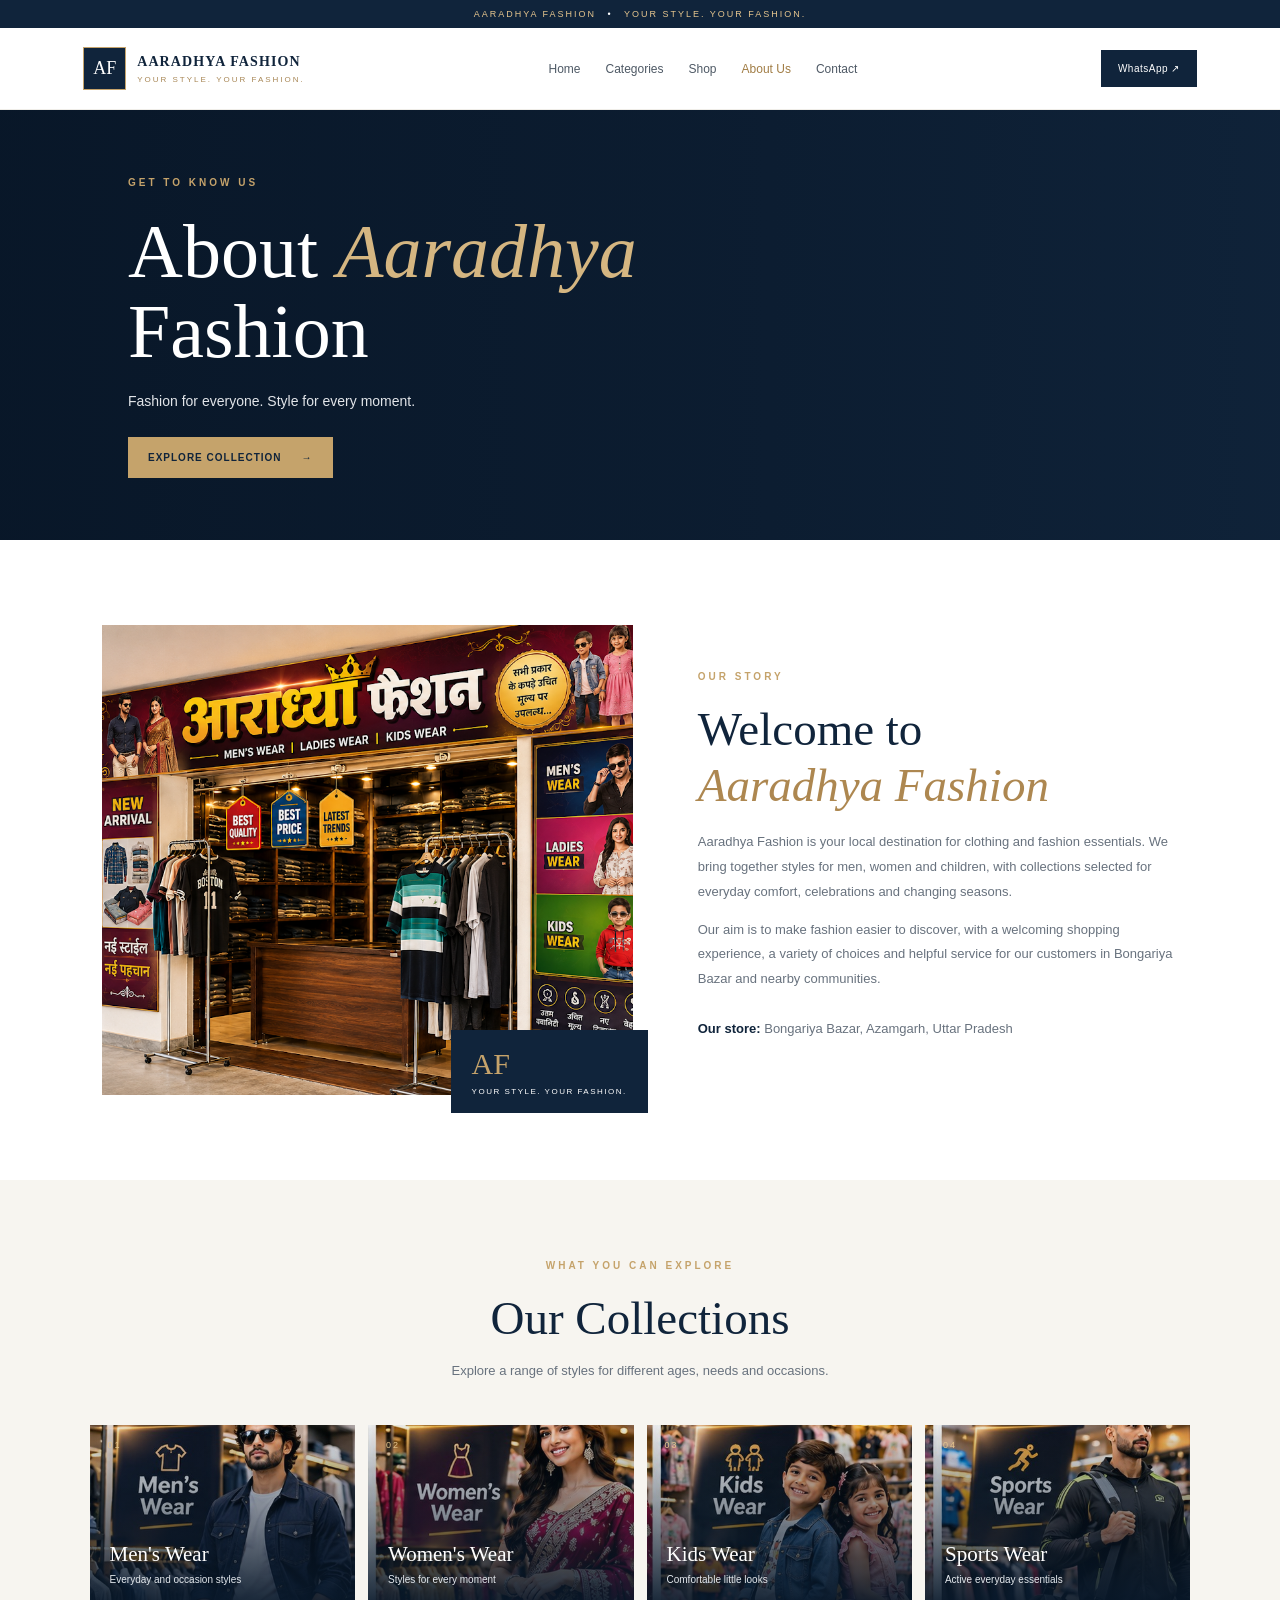
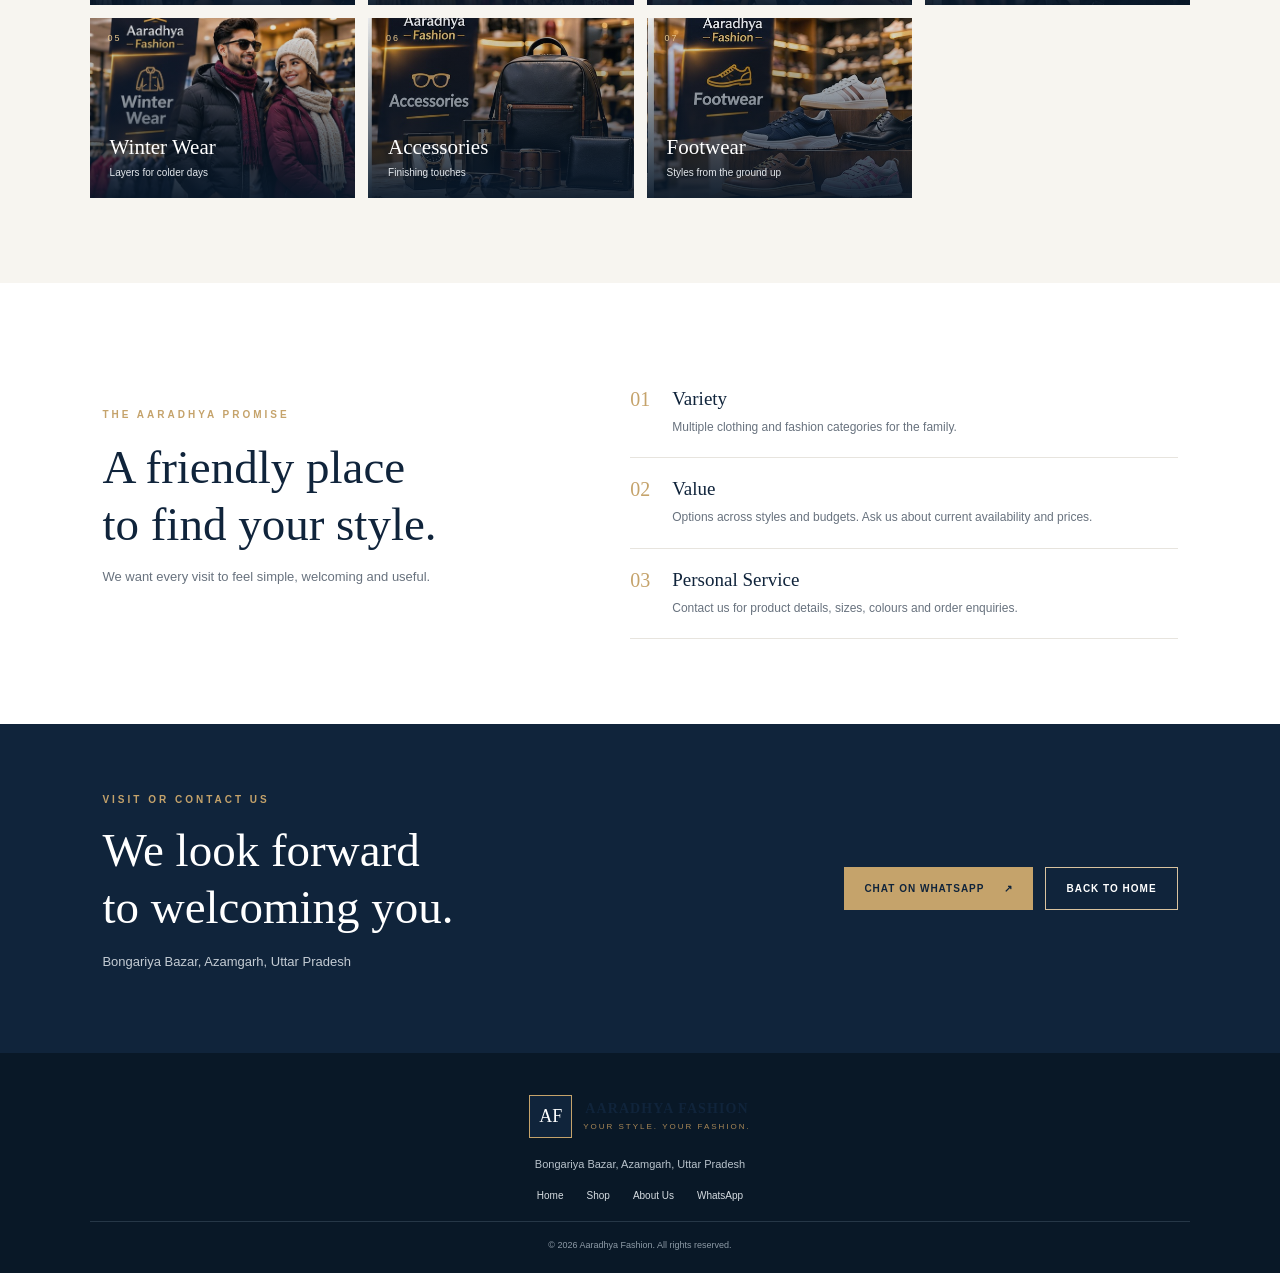
<file: about.html>
<!DOCTYPE html>
<html lang="en">
<head>
  <meta charset="UTF-8">
  <meta name="viewport" content="width=device-width, initial-scale=1">
  <meta name="theme-color" content="#10243b">
  <meta name="description" content="Learn about Aaradhya Fashion in Bongariya Bazar, Azamgarh. Explore fashion for men, women, kids and more.">
  <title>About Us | Aaradhya Fashion</title>
  <link rel="stylesheet" href="about.css">
</head>
<body>
  <div class="topline">AARADHYA FASHION <span aria-hidden="true">•</span> YOUR STYLE. YOUR FASHION.</div>

  <header class="header">
    <a class="brand" href="index.html" aria-label="Aaradhya Fashion home">
      <span class="brand-logo" aria-hidden="true">AF</span>
      <span class="brand-name">AARADHYA FASHION<small>YOUR STYLE. YOUR FASHION.</small></span>
    </a>
    <button class="menu-toggle" id="menuToggle" aria-label="Open navigation" aria-expanded="false" aria-controls="mainNav">☰</button>
    <nav class="nav" id="mainNav">
      <a href="index.html">Home</a>
      <a href="index.html#categories">Categories</a>
      <a href="index.html#shop">Shop</a>
      <a class="active" href="about.html" aria-current="page">About Us</a>
      <a href="index.html#contact">Contact</a>
    </nav>
    <a class="whatsapp-link" href="https://wa.me/918931911428" target="_blank" rel="noopener">WhatsApp <span aria-hidden="true">↗</span></a>
  </header>

  <main>
    <section class="hero">
      <div class="hero-overlay"></div>
      <div class="hero-copy">
        <span class="eyebrow">GET TO KNOW US</span>
        <h1>About <em>Aaradhya</em><br>Fashion</h1>
        <p>Fashion for everyone. Style for every moment.</p>
        <a class="gold-button" href="index.html#shop">EXPLORE COLLECTION <span aria-hidden="true">→</span></a>
      </div>
    </section>

    <section class="story section">
      <div class="story-photo">
        <img src="assets/images/aaradhya-storefront.png" alt="Aaradhya Fashion storefront"
             onerror="this.onerror=null;this.src='https://images.unsplash.com/photo-1441986300917-64674bd600d8?auto=format&fit=crop&w=1200&q=85';">
        <div class="photo-caption"><strong>AF</strong><span>YOUR STYLE. YOUR FASHION.</span></div>
      </div>
      <div class="story-copy">
        <span class="eyebrow">OUR STORY</span>
        <h2>Welcome to<br><em>Aaradhya Fashion</em></h2>
        <p>Aaradhya Fashion is your local destination for clothing and fashion essentials. We bring together styles for men, women and children, with collections selected for everyday comfort, celebrations and changing seasons.</p>
        <p>Our aim is to make fashion easier to discover, with a welcoming shopping experience, a variety of choices and helpful service for our customers in Bongariya Bazar and nearby communities.</p>
        <p class="location-line"><strong>Our store:</strong> Bongariya Bazar, Azamgarh, Uttar Pradesh</p>
      </div>
    </section>

    <section class="collections">
      <div class="section section-heading">
        <span class="eyebrow">WHAT YOU CAN EXPLORE</span>
        <h2>Our Collections</h2>
        <p>Explore a range of styles for different ages, needs and occasions.</p>
      </div>
      <div class="collection-grid">
        <a href="index.html#shop" class="collection-item"><span aria-hidden="true">01</span><strong>Men's Wear</strong><small>Everyday and occasion styles</small></a>
        <a href="index.html#shop" class="collection-item"><span aria-hidden="true">02</span><strong>Women's Wear</strong><small>Styles for every moment</small></a>
        <a href="index.html#shop" class="collection-item"><span aria-hidden="true">03</span><strong>Kids Wear</strong><small>Comfortable little looks</small></a>
        <a href="index.html#shop" class="collection-item"><span aria-hidden="true">04</span><strong>Sports Wear</strong><small>Active everyday essentials</small></a>
        <a href="index.html#shop" class="collection-item"><span aria-hidden="true">05</span><strong>Winter Wear</strong><small>Layers for colder days</small></a>
        <a href="index.html#shop" class="collection-item"><span aria-hidden="true">06</span><strong>Accessories</strong><small>Finishing touches</small></a>
        <a href="index.html#shop" class="collection-item"><span aria-hidden="true">07</span><strong>Footwear</strong><small>Styles from the ground up</small></a>
      </div>
    </section>

    <section class="values section">
      <div class="values-intro">
        <span class="eyebrow">THE AARADHYA PROMISE</span>
        <h2>A friendly place<br>to find your style.</h2>
        <p>We want every visit to feel simple, welcoming and useful.</p>
      </div>
      <div class="value-list">
        <article><span aria-hidden="true">01</span><div><h3>Variety</h3><p>Multiple clothing and fashion categories for the family.</p></div></article>
        <article><span aria-hidden="true">02</span><div><h3>Value</h3><p>Options across styles and budgets. Ask us about current availability and prices.</p></div></article>
        <article><span aria-hidden="true">03</span><div><h3>Personal Service</h3><p>Contact us for product details, sizes, colours and order enquiries.</p></div></article>
      </div>
    </section>

    <section class="visit">
      <div>
        <span class="eyebrow">VISIT OR CONTACT US</span>
        <h2>We look forward<br>to welcoming you.</h2>
        <p>Bongariya Bazar, Azamgarh, Uttar Pradesh</p>
      </div>
      <div class="visit-actions">
        <a class="gold-button" href="https://wa.me/918931911428" target="_blank" rel="noopener">CHAT ON WHATSAPP <span aria-hidden="true">↗</span></a>
        <a class="outline-button" href="index.html">BACK TO HOME</a>
      </div>
    </section>
  </main>

  <footer class="footer">
    <a class="brand footer-brand" href="index.html"><span class="brand-logo" aria-hidden="true">AF</span><span class="brand-name">AARADHYA FASHION<small>YOUR STYLE. YOUR FASHION.</small></span></a>
    <p>Bongariya Bazar, Azamgarh, Uttar Pradesh</p>
    <div class="footer-links"><a href="index.html">Home</a><a href="index.html#shop">Shop</a><a href="about.html">About Us</a><a href="https://wa.me/918931911428" target="_blank" rel="noopener">WhatsApp</a></div>
    <small>© <span id="year"></span> Aaradhya Fashion. All rights reserved.</small>
  </footer>

  <script>
    document.getElementById("year").textContent = new Date().getFullYear();
    const menuToggle = document.getElementById("menuToggle");
    const mainNav = document.getElementById("mainNav");
    menuToggle.addEventListener("click", function () {
      const isOpen = mainNav.classList.toggle("open");
      menuToggle.setAttribute("aria-expanded", String(isOpen));
    });
  </script>
</body>
</html>
</file>
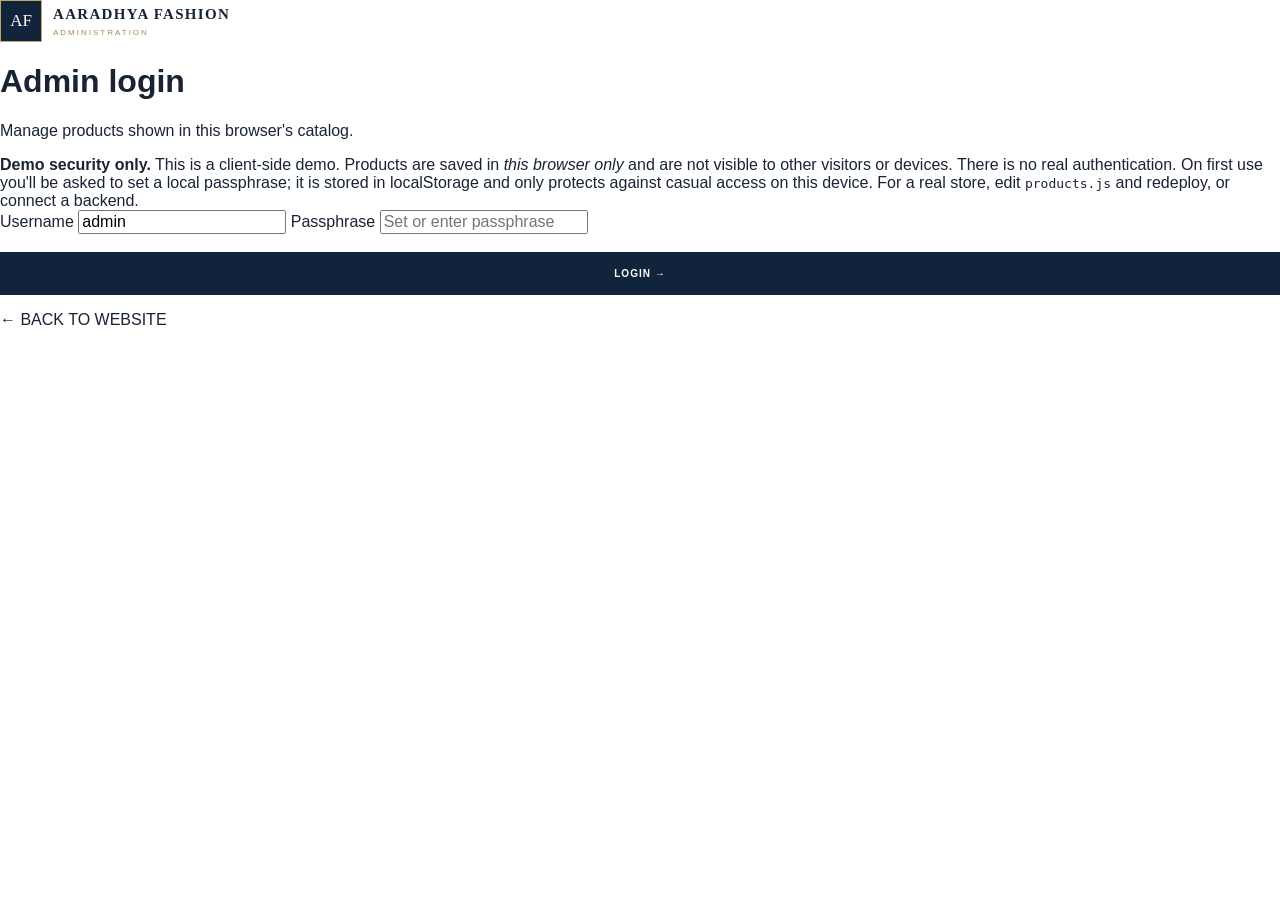
<file: admin.html>
<!doctype html>
<html lang="en">
<head>
  <meta charset="UTF-8">
  <meta name="viewport" content="width=device-width,initial-scale=1">
  <meta name="theme-color" content="#10243b">
  <meta name="robots" content="noindex,nofollow">
  <title>Aaradhya Fashion | Admin</title>
  <link rel="stylesheet" href="style.css">
</head>
<body class="admin-body">
  <div id="loginView" class="admin-login">
    <a class="brand" href="index.html"><span class="brand-mark" aria-hidden="true">AF</span><span><strong>AARADHYA FASHION</strong><small>ADMINISTRATION</small></span></a>
    <h1>Admin login</h1>
    <p>Manage products shown in this browser's catalog.</p>
    <div class="admin-notice">
      <strong>Demo security only.</strong> This is a client-side demo. Products are saved in
      <em>this browser only</em> and are not visible to other visitors or devices. There is no real
      authentication. On first use you'll be asked to set a local passphrase; it is stored in
      localStorage and only protects against casual access on this device.
      For a real store, edit <code>products.js</code> and redeploy, or connect a backend.
    </div>
    <label for="adminUser">Username</label>
    <input id="adminUser" autocomplete="username" value="admin">
    <label for="adminPass">Passphrase</label>
    <input id="adminPass" type="password" autocomplete="current-password" placeholder="Set or enter passphrase">
    <button class="button button-navy" id="loginButton" style="width:100%;justify-content:center;margin-top:18px">LOGIN →</button>
    <p id="loginError" class="admin-status" role="alert"></p>
    <p><a class="text-link" href="index.html">← BACK TO WEBSITE</a></p>
  </div>

  <main id="adminView" class="admin-shell hidden">
    <div class="admin-top">
      <div><span class="eyebrow">AARADHYA FASHION</span><h1>Product manager</h1></div>
      <div class="admin-actions">
        <a class="small-button" href="index.html">VIEW WEBSITE ↗</a>
        <button class="small-button" id="logoutButton">LOG OUT</button>
      </div>
    </div>
    <div class="admin-notice">
      Local-only admin: product changes are saved in this browser using localStorage.
      They do <strong>not</strong> sync to other devices or visitors. Export a backup before clearing browser data.
    </div>
    <section class="admin-panel">
      <h2 id="formTitle">Add a product</h2>
      <form id="productForm">
        <input type="hidden" id="editId">
        <div class="admin-form-grid">
          <div class="form-field"><label for="pName">Product name *</label><input id="pName" required maxlength="80"></div>
          <div class="form-field"><label for="pCategory">Category *</label><select id="pCategory">
            <option value="Men">Men's Wear</option><option value="Women">Women's Wear</option>
            <option value="Kids">Kids Wear</option><option value="Sports Wear">Sports Wear</option>
            <option value="Winter Wear">Winter Wear</option><option value="Accessories">Accessories</option>
            <option value="Footwear">Footwear</option>
          </select></div>
          <div class="form-field"><label for="pPrice">Selling price (₹) *</label><input id="pPrice" type="number" min="0" required></div>
          <div class="form-field"><label for="pOriginal">Original price (₹)</label><input id="pOriginal" type="number" min="0"></div>
          <div class="form-field"><label for="pSizes">Sizes (comma separated)</label><input id="pSizes" placeholder="M, L, XL"></div>
          <div class="form-field"><label for="pColors">Colours (comma separated)</label><input id="pColors" placeholder="Black, Blue"></div>
          <div class="form-field full"><label for="pImage">Image URL (HTTPS) or local path</label><input id="pImage" placeholder="https://... or assets/products/photo.jpg"></div>
          <div class="form-field"><label for="pStock">Stock quantity</label><input id="pStock" type="number" min="0" value="1"></div>
          <div class="form-field"><label for="pTag">Label (optional)</label><input id="pTag" placeholder="NEW / BESTSELLER"></div>
          <div class="form-field full"><label for="pDescription">Description</label><textarea id="pDescription"></textarea></div>
        </div>
        <div class="admin-actions" style="margin-top:18px">
          <button class="button button-navy" type="submit" id="saveButton">SAVE PRODUCT</button>
          <button class="small-button" type="button" id="resetButton">CLEAR FORM</button>
        </div>
        <p id="saveStatus" class="admin-status" role="status"></p>
      </form>
    </section>
    <section class="admin-panel">
      <div class="admin-top">
        <h2>Products</h2>
        <div class="admin-actions">
          <button class="small-button" id="exportButton">EXPORT BACKUP</button>
          <label class="small-button" for="importFile" style="cursor:pointer">IMPORT BACKUP</label>
          <input id="importFile" type="file" accept="application/json" hidden>
        </div>
      </div>
      <div class="admin-table-wrap">
        <table class="admin-table">
          <thead><tr><th>ID</th><th>PRODUCT</th><th>CATEGORY</th><th>PRICE</th><th>STOCK</th><th>ACTIONS</th></tr></thead>
          <tbody id="adminProductRows"></tbody>
        </table>
      </div>
    </section>
  </main>
  <script src="products.js"></script>
  <script src="admin.js"></script>
</body>
</html>
</file>
<file: about.css>
:root{--navy:#10243b;--navy2:#193956;--gold:#c5a36b;--cream:#f7f5f0;--ink:#182333;--muted:#68727e;--line:#e7e4de}
*{box-sizing:border-box}
html{scroll-behavior:smooth}
body{margin:0;color:var(--ink);font-family:Arial,Helvetica,sans-serif}
a{color:inherit;text-decoration:none}
button:focus-visible,a:focus-visible{outline:2px solid var(--gold);outline-offset:2px}

.topline{background:var(--navy);color:#e5c58e;text-align:center;padding:9px;font-size:9px;letter-spacing:2px}
.topline span{padding:0 7px;color:#fff}
.header{height:82px;padding:0 6.5%;display:flex;align-items:center;justify-content:space-between;background:#fff;border-bottom:1px solid #efede8;position:sticky;top:0;z-index:10}
.brand{display:flex;align-items:center;gap:11px}
.brand-logo{width:43px;height:43px;display:grid;place-items:center;background:var(--navy);color:#fff;border:1px solid var(--gold);font:18px Georgia,serif}
.brand-name{font:bold 14px Georgia,serif;letter-spacing:1.1px;color:var(--navy)}
.brand-name small{display:block;font:8px Arial,sans-serif;letter-spacing:2px;color:#a88756;margin-top:5px}
.nav{display:flex;align-items:center;gap:25px}
.nav a{font-size:12px;color:#4e5965}
.nav a:hover,.nav a.active{color:#a17d45}
.whatsapp-link{background:var(--navy);color:#fff;padding:13px 17px;font-size:10px;letter-spacing:.5px}
.menu-toggle{display:none;background:none;border:0;color:var(--navy);font-size:24px;cursor:pointer}

.hero{min-height:430px;position:relative;display:flex;align-items:center;padding:60px 10%;background:var(--navy) url('https://images.unsplash.com/photo-1483985988355-763728e1935b?auto=format&fit=crop&w=2000&q=85') center 40%/cover}
.hero-overlay{position:absolute;inset:0;background:linear-gradient(90deg,rgba(8,22,39,.92),rgba(8,22,39,.55) 55%,rgba(8,22,39,.12))}
.hero-copy{position:relative;color:#fff;max-width:600px}
.eyebrow{font-size:10px;letter-spacing:3px;color:var(--gold);font-weight:bold}
.hero h1{font:normal clamp(48px,6vw,76px)/1.05 Georgia,serif;margin:22px 0}
.hero h1 em,.story-copy h2 em{color:#d5b681;font-weight:normal}
.hero-copy p{font-size:14px;color:#e2e5e9;margin-bottom:28px}
.gold-button,.outline-button{display:inline-flex;align-items:center;justify-content:center;gap:20px;padding:15px 20px;font-size:10px;letter-spacing:1px;font-weight:bold}
.gold-button{background:var(--gold);color:var(--navy)}
.outline-button{border:1px solid #d9c39f;color:#fff}

.section{padding:85px 8%}
.story{display:grid;grid-template-columns:1.05fr .95fr;gap:65px;align-items:center;background:#fff}
.story-photo{position:relative}
.story-photo img{width:100%;height:470px;object-fit:cover;display:block;background:#eee}
.photo-caption{position:absolute;right:-15px;bottom:-18px;background:var(--navy);color:#fff;padding:17px 21px;display:grid;gap:6px}
.photo-caption strong{font:30px Georgia,serif;color:var(--gold)}
.photo-caption span{font-size:8px;letter-spacing:1.5px}
.story-copy h2,.section-heading h2,.values h2,.visit h2{font:normal clamp(32px,4vw,47px)/1.2 Georgia,serif;color:var(--navy);margin:17px 0}
.story-copy h2 em{color:#ad8750}
.story-copy p,.section-heading p,.values-intro p,.visit p{font-size:13px;line-height:1.9;color:var(--muted)}
.location-line{margin-top:25px}
.location-line strong{color:var(--navy)}

.collections{background:var(--cream);padding:75px 7% 85px}
.section-heading{text-align:center;padding:0 0 28px}
.section-heading h2{margin-bottom:10px}
.collection-grid{max-width:1250px;margin:auto;display:grid;grid-template-columns:repeat(4,1fr);gap:13px}

/* Collection tiles — single, consolidated definition */
.collection-item{
  position:relative;isolation:isolate;overflow:hidden;
  min-height:180px;padding:20px;
  display:flex;flex-direction:column;justify-content:flex-end;
  color:#fff;background-color:var(--navy);
  background-size:cover;background-position:center;background-repeat:no-repeat;
  transition:transform .25s ease,filter .25s ease;
}
.collection-item::before{
  content:"";position:absolute;inset:0;z-index:-1;
  background:linear-gradient(0deg,rgba(8,24,42,.94) 0%,rgba(8,24,42,.45) 55%,rgba(8,24,42,.08) 100%);
}
.collection-item:hover{transform:translateY(-4px);filter:brightness(1.06)}
.collection-item>*{position:relative}
.collection-item span{position:absolute;top:15px;left:18px;color:#e5c58e;font-size:9px;letter-spacing:2px}
.collection-item strong{color:#fff;font:normal 21px Georgia,serif}
.collection-item small{color:#e3e8ed;font-size:10px;margin-top:7px}

.collection-item:nth-child(1){background-image:url("assets/images/01-mens-wear.jpg")}
.collection-item:nth-child(2){background-image:url("assets/images/02-womens-wear.jpg")}
.collection-item:nth-child(3){background-image:url("assets/images/03-kids-wear.jpg")}
.collection-item:nth-child(4){background-image:url("assets/images/04-sports-wear.jpg")}
.collection-item:nth-child(5){background-image:url("assets/images/05-winter-wear.jpg")}
.collection-item:nth-child(6){background-image:url("assets/images/06-accessories.jpg")}
.collection-item:nth-child(7){background-image:url("assets/images/07-footwear.jpg")}

.values{display:grid;grid-template-columns:.9fr 1.1fr;gap:80px;align-items:center}
.values h2{margin-bottom:12px}
.value-list article{display:flex;gap:22px;padding:20px 0;border-bottom:1px solid var(--line)}
.value-list article>span{font:20px Georgia,serif;color:var(--gold)}
.value-list h3{font:normal 19px Georgia,serif;color:var(--navy);margin:0 0 7px}
.value-list p{font-size:12px;color:var(--muted);line-height:1.7;margin:0}

.visit{background:var(--navy);color:#fff;padding:65px 8%;display:flex;align-items:center;justify-content:space-between;gap:35px}
.visit h2{color:#fff;margin:15px 0}
.visit p{color:#c4ccd4}
.visit-actions{display:flex;gap:12px;flex-wrap:wrap}

.footer{background:#091827;color:#fff;text-align:center;padding:42px 7% 23px}
.footer-brand{justify-content:center}
.footer p{font-size:11px;color:#b9c3cc;margin:20px 0}
.footer-links{display:flex;justify-content:center;gap:23px;margin:20px}
.footer-links a{font-size:10px;color:#d7dde2}
.footer>small{display:block;border-top:1px solid #263747;padding-top:18px;color:#8d9aa6;font-size:9px}

/* ---------- Responsive ---------- */
@media (max-width:900px){
  .nav{gap:14px}
  .collection-grid{grid-template-columns:repeat(3,minmax(0,1fr))}
  .story{gap:38px}
  .values{gap:40px}
}
@media (max-width:700px){
  .header{height:70px;padding:0 5%}
  .menu-toggle{display:block;margin-left:auto;margin-right:12px}
  .nav{display:none;position:absolute;top:70px;left:0;right:0;background:#fff;padding:20px 6%;flex-direction:column;align-items:flex-start;gap:18px;box-shadow:0 12px 18px #0001}
  .nav.open{display:flex}
  .whatsapp-link{padding:11px;font-size:9px}
  .brand-logo{width:36px;height:36px}
  .brand-name{font-size:11px}
  .brand-name small{font-size:7px}
  .hero{min-height:390px;padding:55px 7%;background-position:58% center}
  .hero h1{font-size:53px}
  .section{padding:55px 6%}
  .story{grid-template-columns:1fr;gap:38px}
  .story-photo img{height:330px}
  .photo-caption{right:0}
  .story-copy h2,.section-heading h2,.values h2,.visit h2{font-size:34px}
  .collections{padding:55px 6%}
  .collection-grid{grid-template-columns:repeat(2,minmax(0,1fr));gap:10px}
  .collection-item{min-height:150px;padding:15px}
  .collection-item strong{font-size:18px}
  .values{grid-template-columns:1fr;gap:20px}
  .visit{padding:50px 6%;display:block}
  .visit-actions{margin-top:25px}
  .footer-links{gap:14px;flex-wrap:wrap}
}
@media (max-width:380px){
  .whatsapp-link{padding:10px 8px}
  .collection-grid{grid-template-columns:1fr 1fr}
  .collection-item{min-height:135px}
  .collection-item strong{font-size:16px}
}
</file>
<file: style.css>
/* =========================================================
   AARADHYA FASHION — Final Premium CSS
   ========================================================= */
:root{
  --navy:#10243b;--navy2:#183653;--gold:#c5a36b;--cream:#f7f5f0;
  --ink:#182333;--muted:#777f89;--line:#e6e5e1;--white:#fff;
}
*{box-sizing:border-box}
html{scroll-behavior:smooth}
body{margin:0;background:#fff;color:var(--ink);font-family:Arial,Helvetica,sans-serif; padding-bottom: 70px;}
a{color:inherit;text-decoration:none}
button,input,select,textarea{font:inherit}
button:focus-visible,a:focus-visible,input:focus-visible,select:focus-visible,textarea:focus-visible{outline:2px solid var(--gold);outline-offset:2px;}

/* Header */
.announcement{background:var(--navy);color:#e9d5b1;text-align:center;padding:9px 12px;font-size:10px;letter-spacing:2px}
.site-header{height:82px;padding:0 6.5%;display:flex;align-items:center;justify-content:space-between;background:#fff;position:sticky;top:0;z-index:20;border-bottom:1px solid #f0efec}
.brand{display:flex;align-items:center;gap:11px}
.brand-mark{width:42px;height:42px;display:grid;place-items:center;background:var(--navy);color:#fff;font-family:Georgia,serif;font-size:17px;border:1px solid var(--gold)}
.brand strong{display:block;font-family:Georgia,serif;font-size:15px;letter-spacing:1.3px}
.brand small{display:block;color:#a88756;font-size:8px;letter-spacing:2px;margin-top:5px}
.site-header nav{display:flex;gap:32px}
.site-header nav a{font-size:12px;color:#4d5661}
.site-header nav a:hover,.footer-links a:hover{color:var(--gold)}
.header-wa{font-size:11px;background:var(--navy);color:#fff;padding:13px 18px;letter-spacing:.5px}
.menu-toggle{display:none;border:0;background:none;font-size:24px;color:var(--navy);cursor:pointer}

/* Hero */
.hero{min-height:560px;position:relative;background:#263a4d url('https://images.unsplash.com/photo-1483985988355-763728e1935b?auto=format&fit=crop&w=2000&q=85') center 38%/cover;display:flex;align-items:center;padding:0 11%;color:#fff}
.hero-shade{position:absolute;inset:0;background:linear-gradient(90deg,rgba(8,24,42,.92),rgba(8,24,42,.56) 48%,rgba(8,24,42,.08))}
.hero-copy{position:relative;max-width:570px}
.eyebrow{font-size:10px;letter-spacing:3px;color:var(--gold);font-weight:bold}
.hero h1{font:normal clamp(48px,6vw,78px)/1.04 Georgia,serif;margin:23px 0}
.hero h1 em{color:#d5b681;font-weight:normal}
.hero-copy p{font-size:14px;line-height:1.9;color:#e2e6e9;max-width:430px;margin-bottom:30px}
.button{display:inline-flex;align-items:center;gap:15px;padding:16px 21px;font-size:10px;letter-spacing:1px;font-weight:bold;cursor:pointer;border:0;transition:0.3s;}
.button-gold{background:var(--gold);color:#14243a}
.button-navy{background:var(--navy);color:#fff}
.button:hover{opacity: 0.9; transform: translateY(-2px);}

/* Categories */
.section-wrap{padding-left:7%;padding-right:7%}
.section-heading{display:flex;align-items:end;justify-content:space-between;margin-bottom:30px}
.section-heading h2{font:normal 38px Georgia,serif;margin:12px 0 0;color:var(--navy)}
.category-section{padding-top:85px;padding-bottom:85px;background:var(--cream)}
.category-cards{display:grid;grid-template-columns:repeat(7,minmax(0,1fr));gap:12px;width:100%;}
.category-card{height:175px;min-height:175px;min-width:0;padding:14px;position:relative;display:flex;flex-direction:column;justify-content:flex-end;text-align:left;color:#fff;cursor:pointer;overflow:hidden;background-color:#10243b;background-size:cover;background-position:center;border:0;transition:transform .25s ease;}
.category-card::before{content:"";position:absolute;inset:0;background:linear-gradient(0deg,rgba(8,24,42,.90),rgba(8,24,42,.04) 78%)}
.category-card>*{position:relative}
.category-card span{position:absolute;top:12px;left:12px;font-size:9px;color:#e5c58e}
.category-card strong{font-family:Georgia,serif;font-size:14px;line-height:1.2;letter-spacing:.2px}
.category-card small{font-size:9px;margin-top:7px}
.category-card:hover{transform:translateY(-3px)}
.men-card{background-image:url('assets/images/01-mens-wear.jpg')}
.women-card{background-image:url('assets/images/02-womens-wear.jpg')}
.kids-card{background-image:url('assets/images/03-kids-wear.jpg')}
.sports-card{background-image:url('assets/images/04-sports-wear.jpg')}
.winter-card{background-image:url('assets/images/05-winter-wear.jpg')}
.accessories-card{background-image:url('assets/images/06-accessories.jpg')}
.footwear-card{background-image:url('assets/images/07-footwear.jpg')}

/* Shop */
.shop-section{padding-top:85px;padding-bottom:95px}
.shop-controls{display:flex;gap:12px;margin-bottom:28px}
.search-field{height:46px;border:1px solid var(--line);display:flex;align-items:center;gap:10px;padding:0 14px;flex:1;border-radius:4px;}
.search-field input{border:0;outline:0;width:100%;font-size:12px}
.shop-controls select{border:1px solid var(--line);background:#fff;padding:0 14px;min-width:155px;color:#4c5662;font-size:11px;border-radius:4px;}
.product-grid{display:grid;grid-template-columns:repeat(4,minmax(0,1fr));gap:24px 18px}

/* Product Card */
.product-card{min-width:0; display: flex; flex-direction: column; border: 1px solid var(--line); padding: 12px; border-radius: 8px; background: #fff; transition: 0.3s; box-shadow: 0 2px 8px rgba(0,0,0,0.03);}
.product-card:hover{box-shadow: 0 8px 24px rgba(0,0,0,0.08);}
.product-image-wrap{position:relative;background:#f1f0ed;overflow:hidden;aspect-ratio:3/4;cursor:pointer;border-radius: 4px;}
.product-image-wrap img{width:100%;height:100%;object-fit:cover;display:block;transition:transform .5s}
.product-card:hover .product-image-wrap img{transform:scale(1.05)}
.product-tag{position:absolute;top:12px;left:12px;background:#fff;color:var(--navy);padding:6px 8px;font-size:9px;font-weight:bold;letter-spacing:1px;border-radius:2px;}
.urgency-tag{position:absolute;bottom:12px;left:12px;background:#ef4444;color:#fff;padding:4px 8px;font-size:9px;border-radius:2px;font-weight:bold;}
.product-info{padding:15px 5px 5px; display: flex; flex-direction: column; flex: 1;}
.product-category{font-size:9px;letter-spacing:1.5px;color:#a18456;text-transform:uppercase;font-weight:bold;}
.product-info h3{font:normal 17px Georgia,serif;margin:8px 0;color:var(--navy);cursor:pointer;}
.product-price{font-size:16px;font-weight:bold;margin-bottom: 12px;color:var(--navy);}
.old-price{font-size:11px;color:#9a9a9a;text-decoration:line-through;margin-left:7px;font-weight:normal}

/* Inline Selects (Fixed for compact Size) */
.inline-variants {
  display: flex;
  gap: 8px;
  margin-bottom: 15px;
  margin-top: auto;
}
.inline-variants select {
  padding: 8px 10px;
  border: 1px solid var(--line);
  background: #fff;
  color: var(--ink);
  font-size: 11px;
  border-radius: 4px;
  outline: none;
  cursor: pointer;
  text-align: center;
}
/* Size ka box chhota (Fixed 65px) */
.inline-variants .inline-size {
  width: 65px; 
  flex: none;
}
/* Color ka box bada (Bachi hui jagah lega) */
.inline-variants .inline-color {
  flex: 1;
  min-width: 0;
  text-align: left;
}
.inline-variants select:focus {
  border-color: var(--navy);
}

/* Buttons */
.product-actions{display:flex;gap:8px}
.small-button{border:1px solid var(--navy);background:#fff;color:var(--navy);padding:10px 12px;font-size:10px;letter-spacing:.5px;cursor:pointer;border-radius: 4px; display: flex; align-items: center; justify-content: center; transition: 0.2s;}
.small-button:hover{background:#f0f4f8;}
.small-button.primary{background:var(--navy);color:#fff; flex: 1; font-weight: bold;}
.small-button.primary:hover{background:var(--navy2);}
.small-button:not(.primary){flex: 0.6;}

/* Empty State */
.empty-state{text-align:center;padding:55px 25px;color:var(--muted);border: 2px dashed #cbd5e1;border-radius: 12px;background: #f8fafc;display: flex;flex-direction: column;align-items: center;justify-content: center;min-height: 350px;}
.empty-state h3{font:normal 22px Georgia,serif;color:var(--navy);margin: 10px 0;}
.hidden{display:none!important}

/* Sticky Cart */
.sticky-cart { position: fixed; bottom: 20px; left: 50%; transform: translateX(-50%); width: min(600px, 90%); background: var(--navy); color: #fff; padding: 12px 20px; border-radius: 50px; display: flex; justify-content: space-between; align-items: center; box-shadow: 0 10px 30px rgba(0,0,0,0.3); z-index: 100; border: 1px solid var(--gold); animation: slideUp 0.3s ease; }
@keyframes slideUp { from { bottom: -50px; opacity: 0; } to { bottom: 20px; opacity: 1; } }
.cart-info { font-size: 14px; font-weight: bold; }
.cart-info span { background: var(--gold); color: var(--navy); padding: 2px 8px; border-radius: 10px; margin-right: 5px; }

/* About */
.about-section{padding:85px 7%;background:#f7f5f0}
.about-container{max-width:1250px;margin:auto;display:grid;grid-template-columns:1fr 1fr;gap:65px;align-items:center}
.about-image img{width:100%;height:480px;object-fit:cover;display:block;background:#e9e6df;border-radius:8px;}
.about-content h2{font:normal 38px Georgia,serif;color:#10243b;line-height:1.3;margin:20px 0}
.about-content h2 em{color:#b18b53}
.about-content p{color:#66717c;font-size:13px;line-height:1.9;margin-bottom:15px}

/* Contact */
.contact-strip{padding-top:65px;padding-bottom:65px;display:flex;align-items:center;justify-content:space-between}
.contact-strip h2{font:normal 32px Georgia,serif;color:var(--navy);}
.contact-strip p{font-size:12px;color:var(--muted)}

/* Footer */
.site-footer{background:#0b1b2d;color:#fff;padding:45px 7% 25px;text-align:center}
.site-footer p{font-size:11px;color:#b8c1ca;margin:22px 0}
.footer-links{display:flex;justify-content:center;gap:25px;margin:22px}
.footer-links a{font-size:11px;color:#d9dfe5}
.site-footer>small{display:block;border-top:1px solid #28394b;padding-top:20px;color:#8e9ba8;font-size:10px}

/* Dialog */
.product-dialog{border:0;padding:0;width:min(760px,92vw);max-width:none;box-shadow:0 20px 80px #0005;border-radius: 12px;overflow: hidden;}
.product-dialog::backdrop{background:#07182bbd}
.dialog-close{position:absolute;right:12px;top:8px;border:0;background:#fff;width:34px;height:34px;border-radius:50%;font-size:24px;cursor:pointer;z-index:2; box-shadow:0 2px 10px #0002;}
.dialog-layout{display:grid;grid-template-columns:1fr 1fr}
.dialog-layout img{width:100%;height:100%;min-height:400px;object-fit:cover}
.dialog-details{padding:45px 30px}
.dialog-details h2{font:normal 29px Georgia,serif;color:var(--navy)}
.dialog-details select{width:100%;padding:12px;border:1px solid var(--line);border-radius:4px;margin-bottom:10px;}
.dialog-details .button{margin-top:15px;width:100%;justify-content:center;}

/* Responsive */
@media (max-width:1100px){.category-cards{grid-template-columns:repeat(4,minmax(0,1fr))}}
@media (max-width:900px){
  .product-grid{grid-template-columns:repeat(3,minmax(0,1fr))}
  .site-header{padding:0 4%}.hero{padding-left:7%}
  .about-container{grid-template-columns:1fr;gap:40px}
  .about-image img{height:380px}
}
@media (max-width:650px){
  .site-header{height:70px}
  .menu-toggle{display:block;margin-left:auto;margin-right:14px}
  .site-header nav{display:none;position:absolute;top:70px;left:0;right:0;background:#fff;padding:18px 6%;flex-direction:column;gap:18px;border-top:1px solid var(--line);box-shadow:0 12px 18px #0001}
  .site-header nav.open{display:flex}
  .hero{min-height:480px;padding:60px 7%}.hero h1{font-size:54px}
  .category-cards{grid-template-columns:repeat(2,minmax(0,1fr));gap:10px}
  .category-card{height:155px;min-height:155px}
  .product-grid{grid-template-columns:repeat(2,minmax(0,1fr));gap:15px 10px}
  .product-info h3{font-size:14px}
  .inline-variants{flex-direction:row; gap:5px;}
  .product-actions{flex-direction:column;}
  .small-button{width:100%;}
  .sticky-cart{width:95%; padding:10px 15px;}
  .cart-info{font-size:12px;}
  .dialog-layout{grid-template-columns:1fr}
  .dialog-layout img{height:280px;min-height:0}
}
</file>
